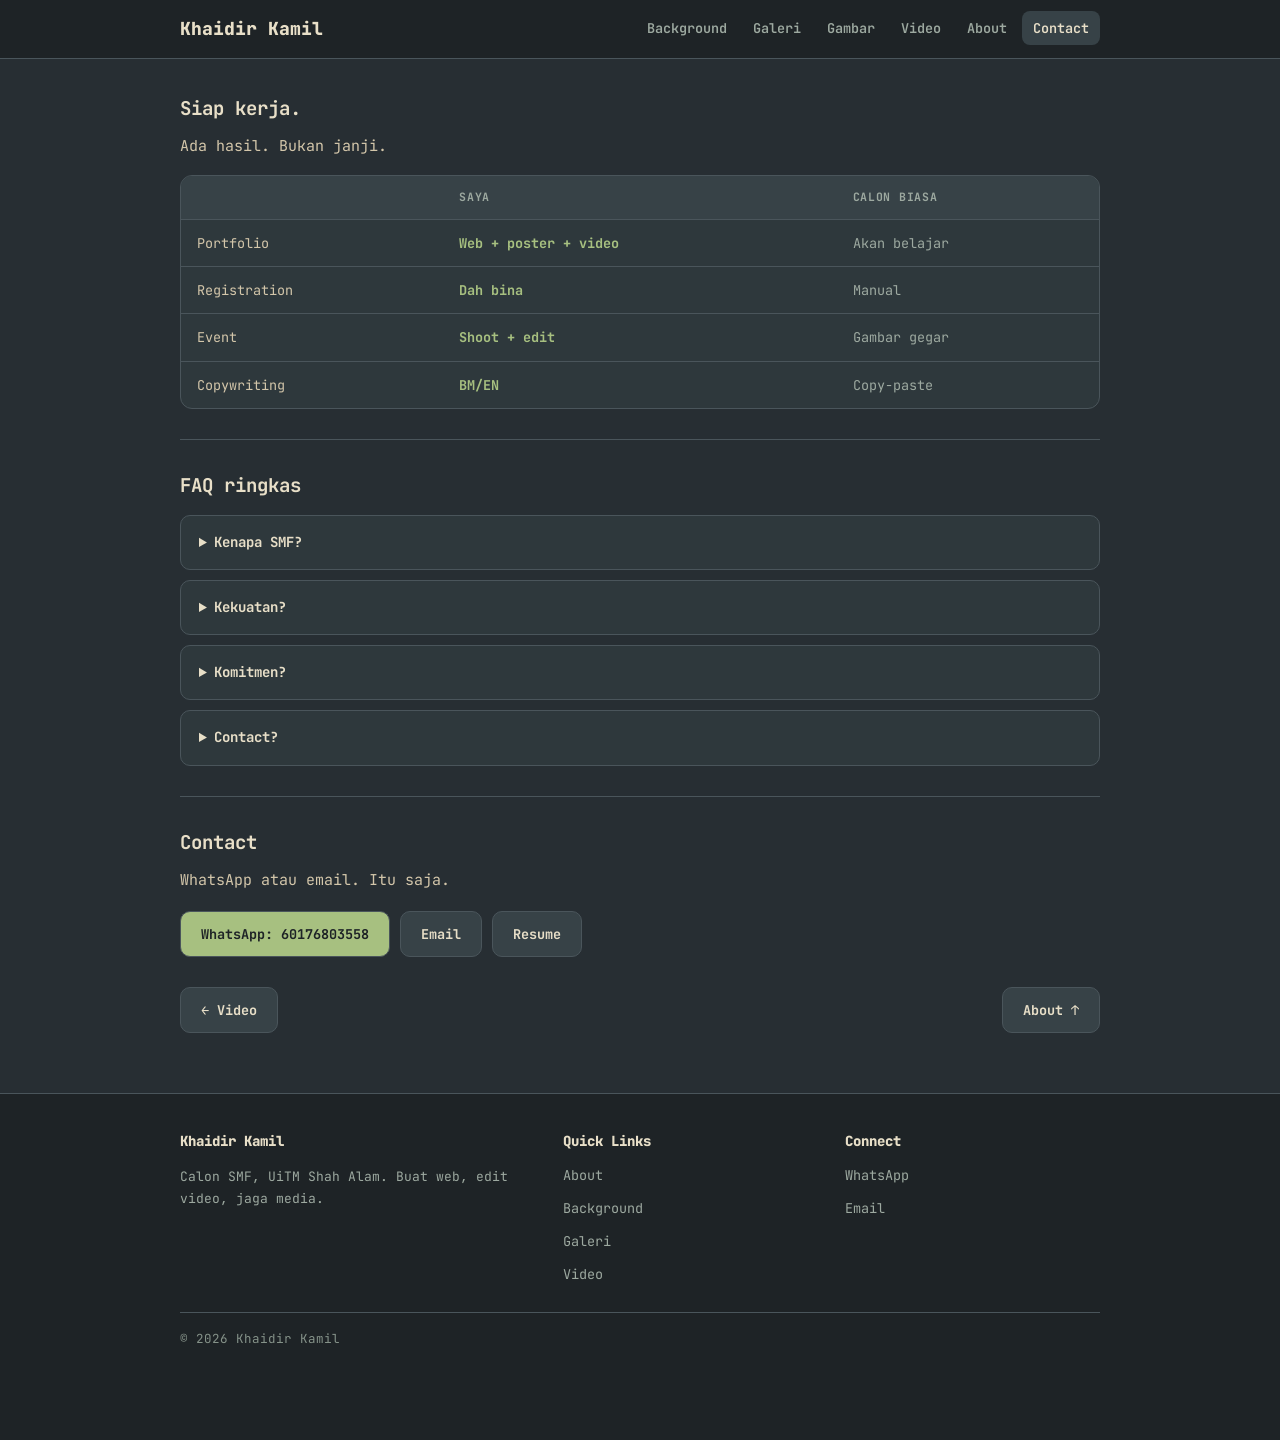
<file: hubungi.html>
<!DOCTYPE html>
<html lang="ms">
<head>
<meta charset="UTF-8" />
<meta name="viewport" content="width=device-width, initial-scale=1.0, viewport-fit=cover" />
<title>Contact — Khaidir Kamil</title>
<link rel="preconnect" href="https://fonts.googleapis.com">
<link rel="preconnect" href="https://fonts.gstatic.com" crossorigin>
<link href="https://fonts.googleapis.com/css2?family=JetBrains+Mono:wght@400;500;700;800&display=swap" rel="stylesheet">
<link rel="stylesheet" href="styles.css">
</head>
<body>
<a href="#main-content" class="skip-link">Skip to main content</a>
<header class="header">
  <div class="wrap">
    <a href="index.html" class="header__title">Khaidir Kamil</a>
    <nav aria-label="Primary navigation">
      <ul class="menu__list">
        <li><a href="tentang.html" class="menu__list__item__link">Background</a></li>
        <li><a href="galeri.html" class="menu__list__item__link">Galeri</a></li>
        <li><a href="gambar.html" class="menu__list__item__link">Gambar</a></li>
        <li><a href="video.html" class="menu__list__item__link">Video</a></li>
        <li><a href="index.html" class="menu__list__item__link">About</a></li>
        <li><a href="hubungi.html" class="menu__list__item__link active">Contact</a></li>
      </ul>
    </nav>
  </div>
</header>
<main id="main-content">
<section class="single"><div class="wrap"><article class="single-post">
  <h4>Siap kerja.</h4>
  <p>Ada hasil. Bukan janji.</p>
  <div class="compare">
    <table>
      <thead><tr><th></th><th>Saya</th><th>Calon biasa</th></tr></thead>
      <tbody>
        <tr><td>Portfolio</td><td class="us">Web + poster + video</td><td class="them">Akan belajar</td></tr>
        <tr><td>Registration</td><td class="us">Dah bina</td><td class="them">Manual</td></tr>
        <tr><td>Event</td><td class="us">Shoot + edit</td><td class="them">Gambar gegar</td></tr>
        <tr><td>Copywriting</td><td class="us">BM/EN</td><td class="them">Copy-paste</td></tr>
      </tbody>
    </table>
  </div>
  <hr>
  <h4>FAQ ringkas</h4>
  <div class="faq">
    <details><summary>Kenapa SMF?</summary><p>Media fakulti boleh power lagi. Saya boleh buat.</p></details>
    <details><summary>Kekuatan?</summary><p>Video, web, social. BM/EN dua-dua jalan.</p></details>
    <details><summary>Komitmen?</summary><p>Dah biasa shoot + deadline. Terus jalan.</p></details>
    <details><summary>Contact?</summary><p>60176803558. kamilabdulkarim22@gmail.com.</p></details>
  </div>
  <hr>
  <h4>Contact</h4>
  <p>WhatsApp atau email. Itu saja.</p>
  <div class="cta-row">
    <a class="btn" href="https://wa.me/60176803558" target="_blank">WhatsApp: 60176803558</a>
    <a class="btn ghost" href="mailto:kamilabdulkarim22@gmail.com">Email</a>
    <a class="btn ghost" href="the resume.pdf" target="_blank">Resume</a>
  </div>
  <div class="page-nav"><a class="btn ghost" href="video.html">← Video</a><a class="btn ghost" href="index.html">About ↑</a></div>
</article></div></section>
</main>
<footer class="footer"><div class="wrap">
  <div class="footer__grid">
    <div><p class="footer__heading">Khaidir Kamil</p><p class="footer__text">Calon SMF, UiTM Shah Alam. Buat web, edit video, jaga media.</p></div>
    <div><p class="footer__heading">Quick Links</p><ul class="footer__links"><li><a href="index.html">About</a></li><li><a href="tentang.html">Background</a></li><li><a href="galeri.html">Galeri</a></li><li><a href="video.html">Video</a></li></ul></div>
    <div><p class="footer__heading">Connect</p><ul class="footer__links"><li><a href="https://wa.me/60176803558">WhatsApp</a></li><li><a href="mailto:kamilabdulkarim22@gmail.com">Email</a></li></ul></div>
  </div>
  <div class="footer__bottom"><span>© 2026 Khaidir Kamil</span></div>
</div></footer>
<div class="m-cta"><a class="btn" href="https://wa.me/60176803558">WhatsApp saya →</a></div>
<script src="site.js"></script>
</body>
</html>
</file>
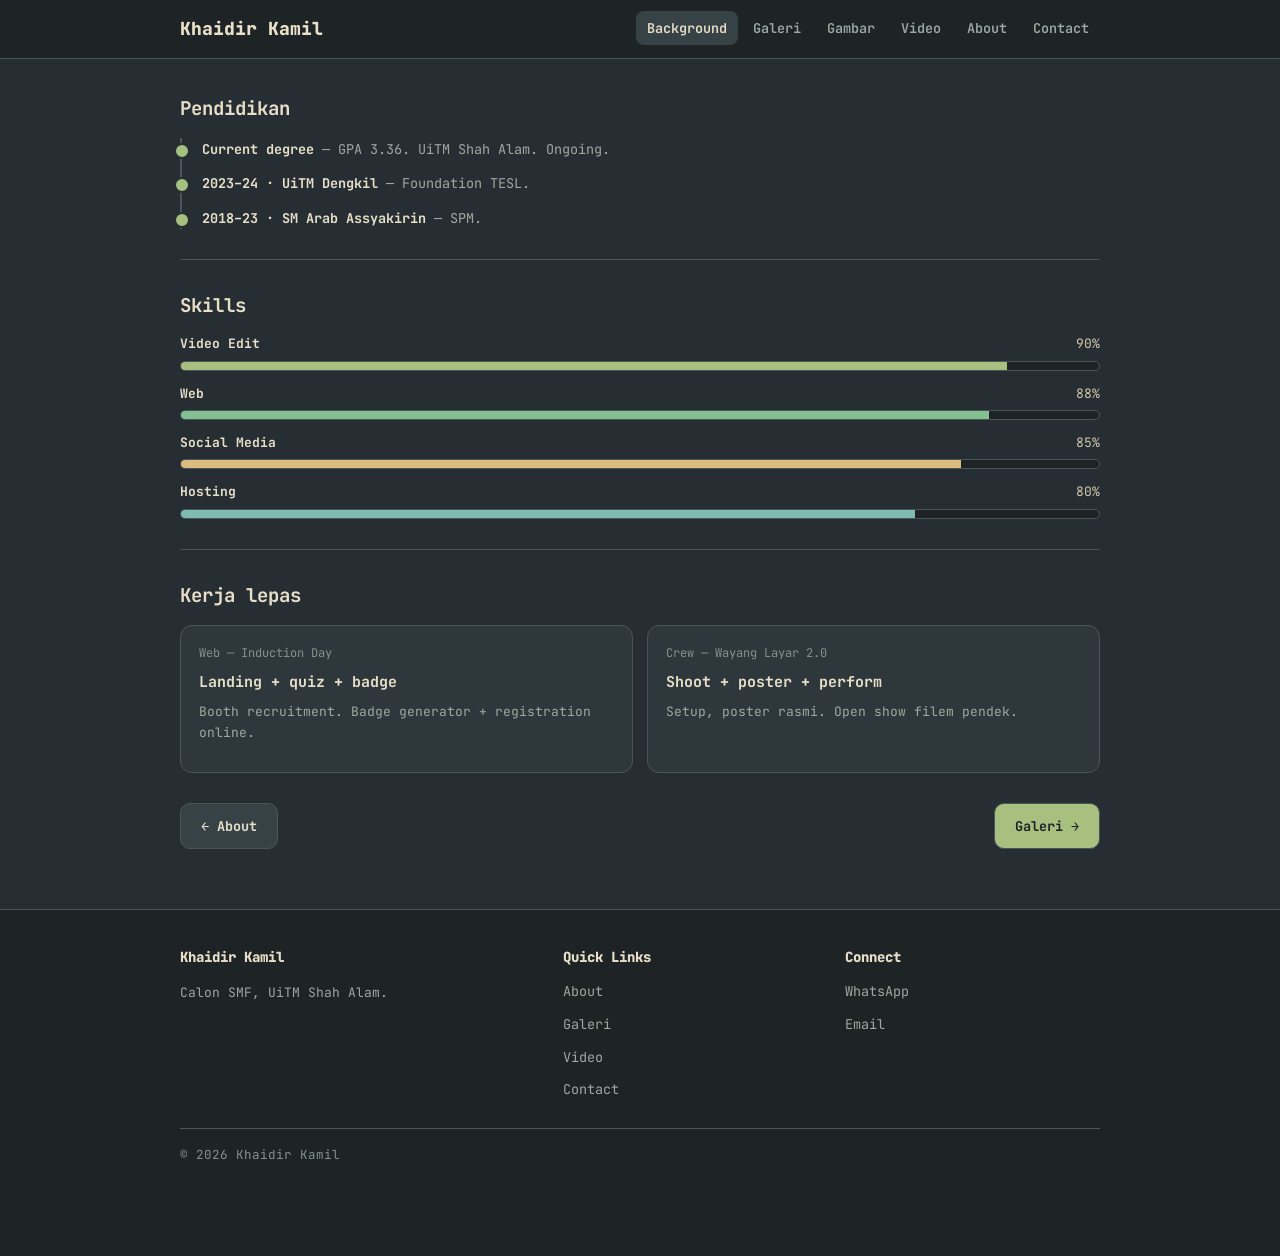
<file: tentang.html>
<!DOCTYPE html>
<html lang="ms">
<head>
<meta charset="UTF-8" />
<meta name="viewport" content="width=device-width, initial-scale=1.0, viewport-fit=cover" />
<title>Background — Khaidir Kamil</title>
<link rel="preconnect" href="https://fonts.googleapis.com">
<link rel="preconnect" href="https://fonts.gstatic.com" crossorigin>
<link href="https://fonts.googleapis.com/css2?family=JetBrains+Mono:wght@400;500;700;800&display=swap" rel="stylesheet">
<link rel="stylesheet" href="styles.css">
</head>
<body>
<a href="#main-content" class="skip-link">Skip to main content</a>
<header class="header">
  <div class="wrap">
    <a href="index.html" class="header__title">Khaidir Kamil</a>
    <nav aria-label="Primary navigation">
      <ul class="menu__list">
        <li><a href="tentang.html" class="menu__list__item__link active">Background</a></li>
        <li><a href="galeri.html" class="menu__list__item__link">Galeri</a></li>
        <li><a href="gambar.html" class="menu__list__item__link">Gambar</a></li>
        <li><a href="video.html" class="menu__list__item__link">Video</a></li>
        <li><a href="index.html" class="menu__list__item__link">About</a></li>
        <li><a href="hubungi.html" class="menu__list__item__link">Contact</a></li>
      </ul>
    </nav>
  </div>
</header>
<main id="main-content">
<section class="single"><div class="wrap"><article class="single-post">
  <h4>Pendidikan</h4>
  <div class="timeline">
    <div class="t-item"><b>Current degree</b> — GPA 3.36. UiTM Shah Alam. Ongoing.</div>
    <div class="t-item"><b>2023–24 · UiTM Dengkil</b> — Foundation TESL.</div>
    <div class="t-item"><b>2018–23 · SM Arab Assyakirin</b> — SPM.</div>
  </div>
  <hr>
  <h4>Skills</h4>
  <div class="skill"><div class="skill-top"><b>Video Edit</b><span>90%</span></div><div class="bar"><i data-w="90%"></i></div></div>
  <div class="skill"><div class="skill-top"><b>Web</b><span>88%</span></div><div class="bar"><i data-w="88%" class="aqua"></i></div></div>
  <div class="skill"><div class="skill-top"><b>Social Media</b><span>85%</span></div><div class="bar"><i data-w="85%" class="yellow"></i></div></div>
  <div class="skill"><div class="skill-top"><b>Hosting</b><span>80%</span></div><div class="bar"><i data-w="80%" class="blue"></i></div></div>
  <hr>
  <div class="section-header"><h4>Kerja lepas</h4></div>
  <div class="card-grid">
    <div class="card"><div class="card__meta">Web — Induction Day</div><div class="card__title">Landing + quiz + badge</div><div class="card__description">Booth recruitment. Badge generator + registration online.</div></div>
    <div class="card"><div class="card__meta">Crew — Wayang Layar 2.0</div><div class="card__title">Shoot + poster + perform</div><div class="card__description">Setup, poster rasmi. Open show filem pendek.</div></div>
  </div>
  <div class="page-nav">
    <a class="btn ghost" href="index.html">← About</a>
    <a class="btn" href="galeri.html">Galeri →</a>
  </div>
</article></div></section>
</main>
<footer class="footer"><div class="wrap">
  <div class="footer__grid">
    <div><p class="footer__heading">Khaidir Kamil</p><p class="footer__text">Calon SMF, UiTM Shah Alam.</p></div>
    <div><p class="footer__heading">Quick Links</p><ul class="footer__links"><li><a href="index.html">About</a></li><li><a href="galeri.html">Galeri</a></li><li><a href="video.html">Video</a></li><li><a href="hubungi.html">Contact</a></li></ul></div>
    <div><p class="footer__heading">Connect</p><ul class="footer__links"><li><a href="https://wa.me/60176803558">WhatsApp</a></li><li><a href="mailto:kamilabdulkarim22@gmail.com">Email</a></li></ul></div>
  </div>
  <div class="footer__bottom"><span>© 2026 Khaidir Kamil</span></div>
</div></footer>
<div class="m-cta"><a class="btn" href="hubungi.html">Hubungi saya →</a></div>
<script src="site.js"></script>
</body>
</html>
</file>
<file: styles.css>
:root{
  --bg-dim:#1e2326; --bg:#272e33; --surface:#2e383c; --surface2:#374247; --surface3:#404c51;
  --border:#4a555b; --text:#d3c6aa; --text-bright:#e8dfc8;
  --muted:#9da9a0; --muted2:#859289;
  --green:#a7c080; --aqua:#83c092; --blue:#7fbbb3;
  --yellow:#dbbc7f; --orange:#e69875; --red:#e67e80; --purple:#d699b6;
}
*{box-sizing:border-box}
html{scroll-behavior:smooth}
body{
  margin:0;color:var(--text);
  font-family:"JetBrains Mono",ui-monospace,Menlo,monospace;
  background:var(--bg);
  font-size:15px;line-height:1.65;overflow-x:hidden;
}
::selection{background:var(--green);color:var(--bg-dim)}
a{color:var(--green)}
h1,h2,h3,h4{font-family:"JetBrains Mono",ui-monospace,monospace;color:var(--text-bright)}
.wrap{max-width:960px;margin:0 auto;padding:0 20px}
.skip-link{position:absolute;left:-999px}
.skip-link:focus{left:12px;top:12px;background:var(--green);color:var(--bg-dim);padding:8px 14px;z-index:99}

/* header — like andlukyane: title left, nav right */
.header{border-bottom:1px solid var(--border);background:var(--bg-dim);position:sticky;top:0;z-index:40}
.header .wrap{display:flex;align-items:center;gap:20px;padding-top:14px;padding-bottom:14px}
.header__title{font-weight:800;font-size:18px;color:var(--text-bright);text-decoration:none;margin-right:auto}
.menu__list{list-style:none;display:flex;gap:4px;margin:0;padding:0;flex-wrap:wrap}
.menu__list__item__link{color:var(--muted);text-decoration:none;font-size:13.5px;font-weight:600;padding:8px 11px;border-radius:8px}
.menu__list__item__link:hover,.menu__list__item__link.active{color:var(--text-bright);background:var(--surface2)}

/* hero banner — full-bleed image + overlay, title + subtitle */
.hero{position:relative;border-bottom:1px solid var(--border)}
.hero__media{position:relative;height:300px;overflow:hidden}
.hero__media img{width:100%;height:100%;object-fit:cover;display:block;filter:saturate(.85)}
.hero__overlay{position:absolute;inset:0;background:linear-gradient(180deg,rgba(30,35,38,.25),rgba(30,35,38,.88))}
.hero__text{position:absolute;left:0;right:0;bottom:0}
.hero__text .wrap{padding-bottom:26px}
.hero__text h1{margin:0;font-size:clamp(32px,5vw,48px)}
.hero__text p{margin:6px 0 0;color:var(--text);font-size:14.5px;max-width:60ch}

/* article */
.single{padding:34px 0 20px}
.single-post p{margin:0 0 14px}
.intro-img{float:right;width:38%;max-width:300px;margin:0 0 14px 18px;border-radius:10px;border:1px solid var(--border)}
@media(max-width:700px){.intro-img{float:none;width:100%;max-width:100%;margin:0 0 14px}}
.badge-row{display:flex;gap:8px;flex-wrap:wrap;margin:16px 0}
.badge-pill{font-size:12px;font-weight:700;padding:6px 13px;border-radius:100px;background:var(--surface2);border:1px solid var(--border);color:var(--text)}
.badge-pill.green{background:rgba(167,192,128,.14);border-color:rgba(167,192,128,.45);color:var(--green)}
.badge-pill.yellow{background:rgba(219,188,127,.12);border-color:rgba(219,188,127,.45);color:var(--yellow)}
hr{border:none;border-top:1px solid var(--border);margin:30px 0}
h4{font-size:19px;margin:0 0 10px}
.section-header{display:flex;align-items:baseline;justify-content:space-between;gap:12px;margin:26px 0 14px}
.section-header h4{margin:0}
.section-header__link{font-size:13px;font-weight:700;white-space:nowrap}

/* cards */
.card-scroll{display:grid;grid-auto-flow:column;grid-auto-columns:minmax(250px,320px);gap:14px;overflow-x:auto;padding-bottom:10px}
.card-grid{display:grid;grid-template-columns:repeat(2,1fr);gap:14px}
.card-grid--3{grid-template-columns:repeat(3,1fr)}
@media(max-width:700px){.card-grid,.card-grid--3{grid-template-columns:1fr}}
.card{display:block;background:var(--surface);border:1px solid var(--border);border-radius:12px;padding:18px;text-decoration:none;transition:.2s;color:var(--text)}
a.card:hover{border-color:var(--green);transform:translateY(-2px)}
.card__meta{font-size:12px;color:var(--muted2);margin-bottom:6px}
.card__title{font-size:15px;font-weight:700;color:var(--text-bright);margin-bottom:6px}
.card__description{font-size:13px;color:var(--muted);margin-bottom:10px}
.card__tags{display:flex;gap:6px;flex-wrap:wrap}
.tag-chip{font-size:11px;font-weight:700;padding:3px 10px;border-radius:100px;background:var(--bg-dim);border:1px solid var(--border);color:var(--muted)}

/* media slots */
.media{border:1px solid var(--border);background:var(--bg-dim);border-radius:12px;overflow:hidden;position:relative}
.media img,.media video{width:100%;height:220px;object-fit:cover;display:block}
.media.portrait img{height:300px}
.media-body{padding:12px 14px}
.media-body strong{font-size:13px;display:block;color:var(--text-bright);margin-bottom:4px}
.media-body span{font-size:12.5px;color:var(--muted);display:block}
.media-badge{position:absolute;top:10px;left:10px;font-size:10.5px;font-weight:800;letter-spacing:.06em;padding:5px 11px;border-radius:100px}
.media-badge.mock{background:#f5f0e1;color:#272e33}
.media-badge.video{background:var(--red);color:#fff}
.replace-box{margin-top:14px;border:1.5px dashed rgba(167,192,128,.45);background:rgba(167,192,128,.07);padding:12px 14px;font-size:12.5px;border-radius:10px}
.replace-box code{background:var(--bg-dim);padding:2px 7px;color:var(--yellow);border-radius:6px}

/* skills + timeline */
.skill{margin:12px 0}
.skill-top{display:flex;justify-content:space-between;font-size:13px;margin-bottom:6px}
.skill-top b{color:var(--text-bright)}
.bar{height:10px;background:var(--bg-dim);border:1px solid var(--border);border-radius:100px;overflow:hidden}
.bar i{display:block;height:100%;background:var(--green);width:0;transition:width 1.2s ease}
.bar i.aqua{background:var(--aqua)} .bar i.yellow{background:var(--yellow)} .bar i.blue{background:var(--blue)}
.timeline{margin:14px 0 0;padding-left:20px;border-left:2px solid var(--border);display:grid;gap:12px}
.t-item{position:relative;font-size:13.5px;color:var(--muted)}
.t-item::before{content:"";position:absolute;left:-28px;top:5px;width:12px;height:12px;border-radius:50%;background:var(--green);border:2px solid var(--bg)}
.t-item b{color:var(--text-bright)}

/* compare + faq */
.compare{margin-top:16px;border:1px solid var(--border);background:var(--surface);border-radius:12px;overflow:hidden;overflow-x:auto}
table{width:100%;border-collapse:collapse;font-size:13.5px;min-width:520px}
th,td{padding:12px 16px;text-align:left;border-bottom:1px solid var(--border)}
th{background:var(--surface2);font-size:11.5px;text-transform:uppercase;letter-spacing:.06em;color:var(--muted)}
tr:last-child td{border-bottom:none}
td.us{color:var(--green);font-weight:700}
td.them{color:var(--muted)}
.faq{display:grid;gap:10px;margin-top:14px}
details{background:var(--surface);border:1px solid var(--border);border-radius:10px;padding:15px 18px}
summary{cursor:pointer;font-weight:700;font-size:14px;color:var(--text-bright)}
details p{color:var(--muted);font-size:13.5px;margin:8px 0 2px}

/* buttons */
.btn{display:inline-block;border:1px solid var(--border);padding:11px 20px;border-radius:10px;font:inherit;font-weight:700;font-size:13.5px;text-decoration:none;background:var(--green);color:var(--bg-dim)}
.btn:hover{filter:brightness(1.07)}
.btn.ghost{background:var(--surface2);color:var(--text-bright)}
.cta-row{display:flex;gap:10px;flex-wrap:wrap;margin-top:18px}

/* footer — 3 columns like andlukyane */
.footer{border-top:1px solid var(--border);background:var(--bg-dim);padding:36px 0 90px;margin-top:30px}
.footer__grid{display:grid;grid-template-columns:1.4fr 1fr 1fr;gap:26px}
@media(max-width:700px){.footer__grid{grid-template-columns:1fr}}
.footer__heading{font-weight:800;color:var(--text-bright);margin:0 0 10px;font-size:14px}
.footer__text{font-size:13px;color:var(--muted)}
.footer__links{list-style:none;margin:0;padding:0;display:grid;gap:8px}
.footer__links a{color:var(--muted);text-decoration:none;font-size:13.5px}
.footer__links a:hover{color:var(--text-bright)}
.footer__bottom{margin-top:26px;padding-top:16px;border-top:1px solid var(--border);font-size:12.5px;color:var(--muted2)}
.rv{opacity:0;transform:translateY(20px);transition:opacity .55s ease,transform .55s ease}
.rv.in{opacity:1;transform:none}
.m-cta{display:none}
.lightbox{position:fixed;inset:0;background:rgba(30,35,38,.92);display:none;place-items:center;z-index:200;padding:20px}
.lightbox.open{display:grid}
.lightbox img{max-width:min(900px,95vw);max-height:85vh;border-radius:12px;border:1px solid var(--border)}
.page-nav{display:flex;justify-content:space-between;gap:10px;margin:30px 0 10px;flex-wrap:wrap}
@media(max-width:900px){
  .menu__list{display:none}
  .m-cta{display:block;position:fixed;z-index:50;bottom:0;left:0;right:0;padding:12px 16px calc(12px + env(safe-area-inset-bottom));background:rgba(30,35,38,.96);border-top:1px solid var(--border)}
  .m-cta .btn{display:block;text-align:center}
  .footer{padding-bottom:120px}
}
</file>
